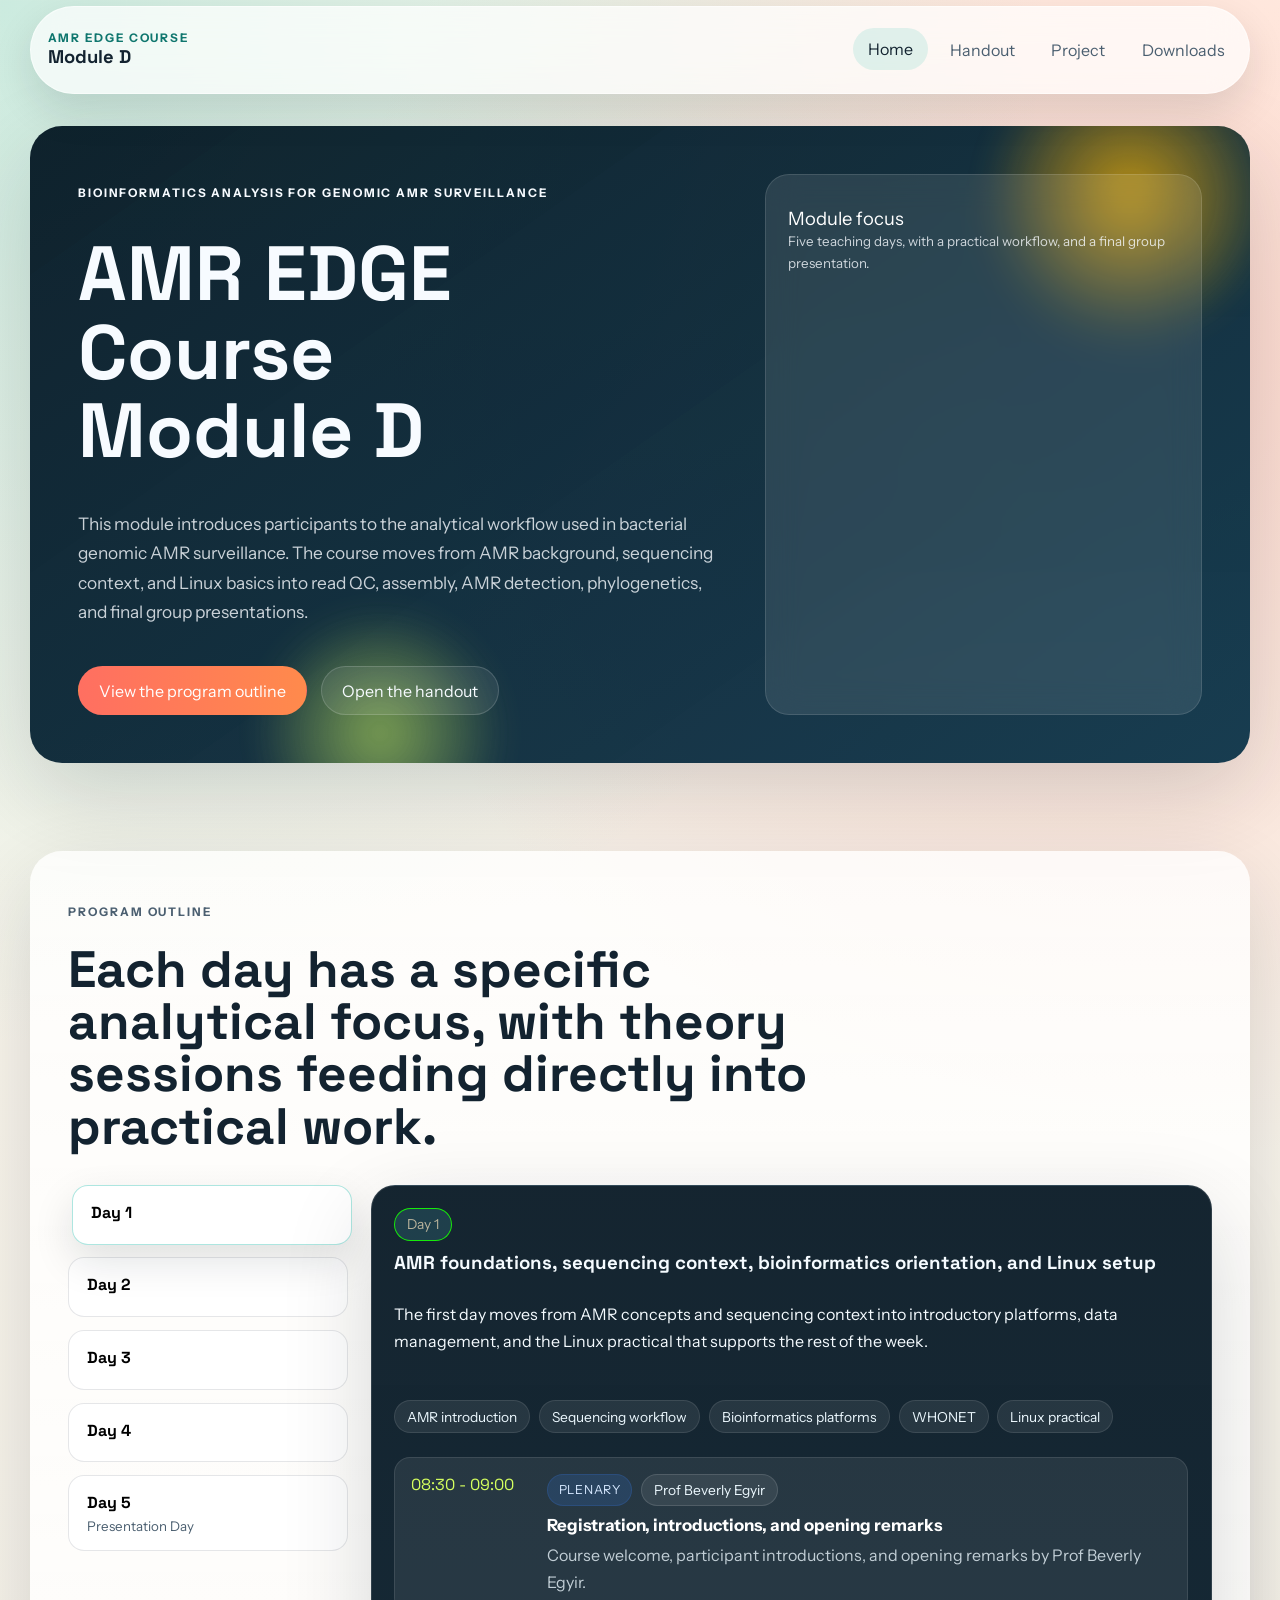
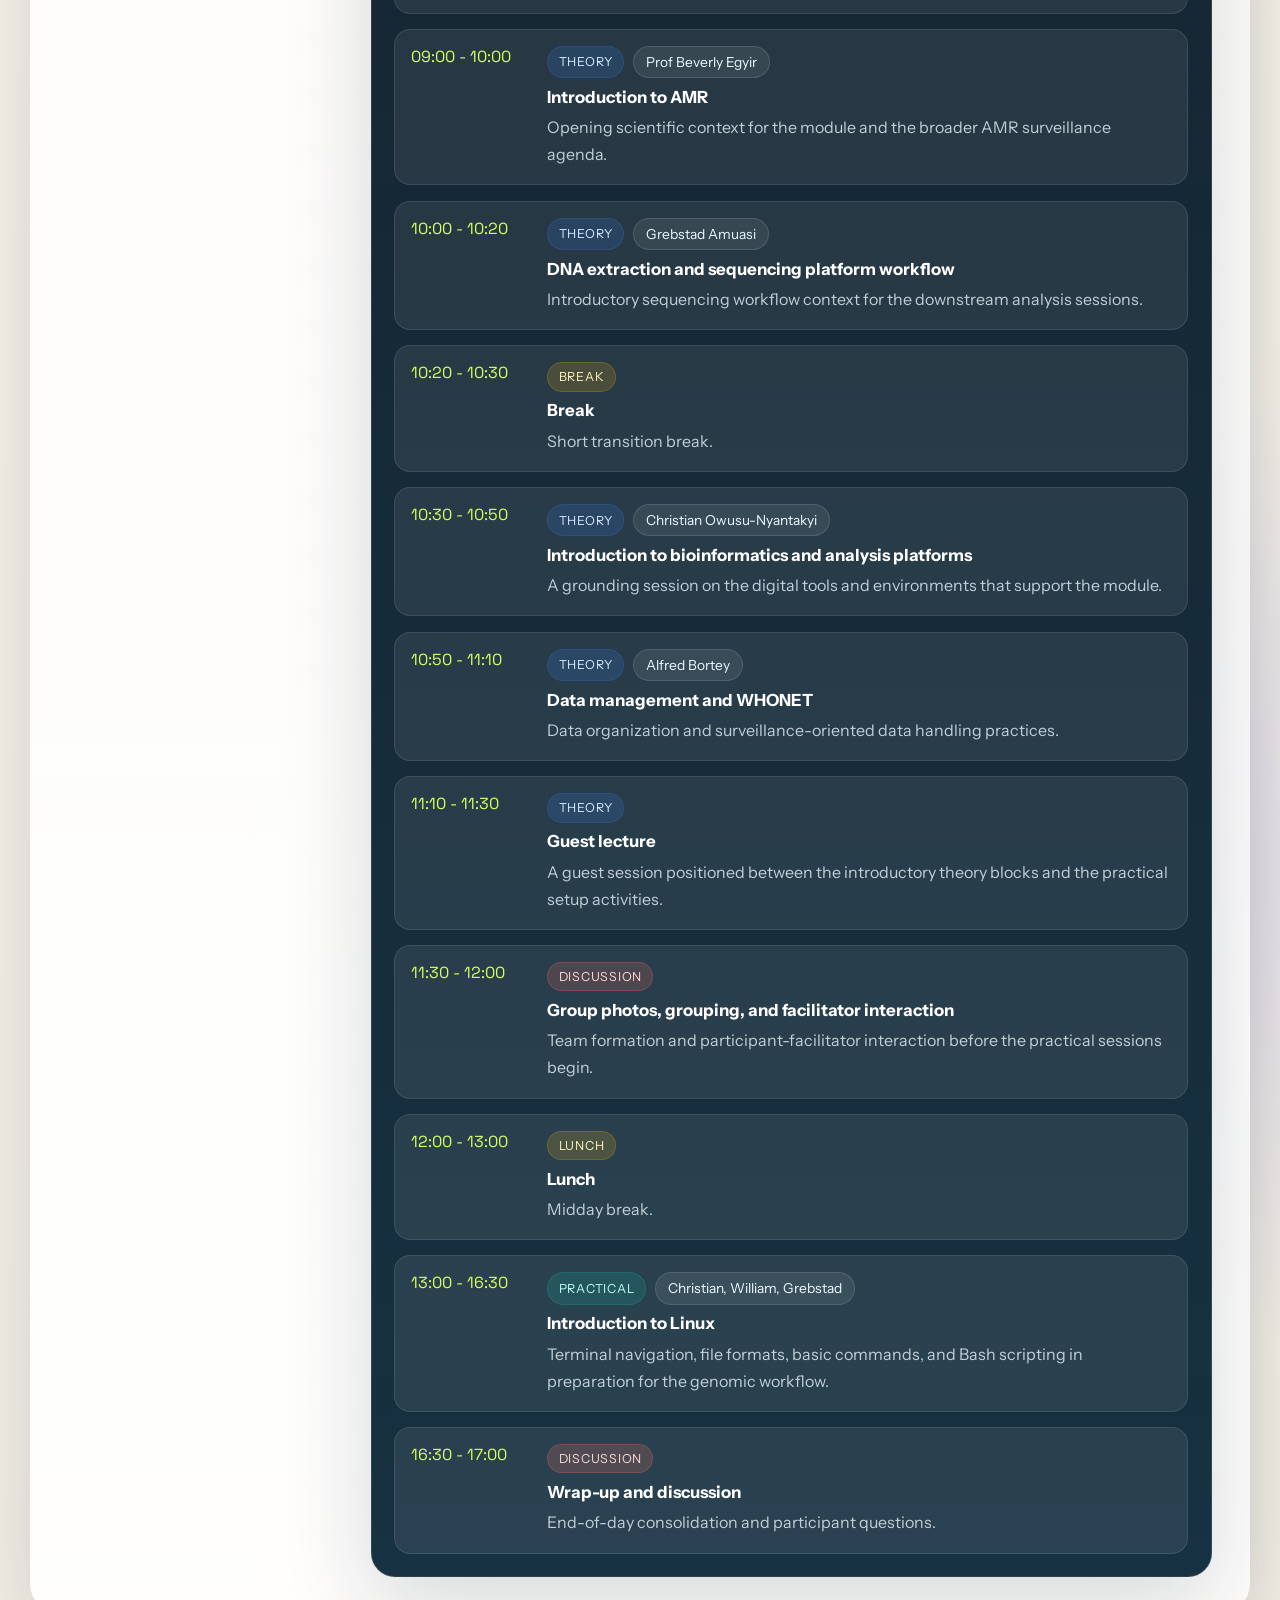
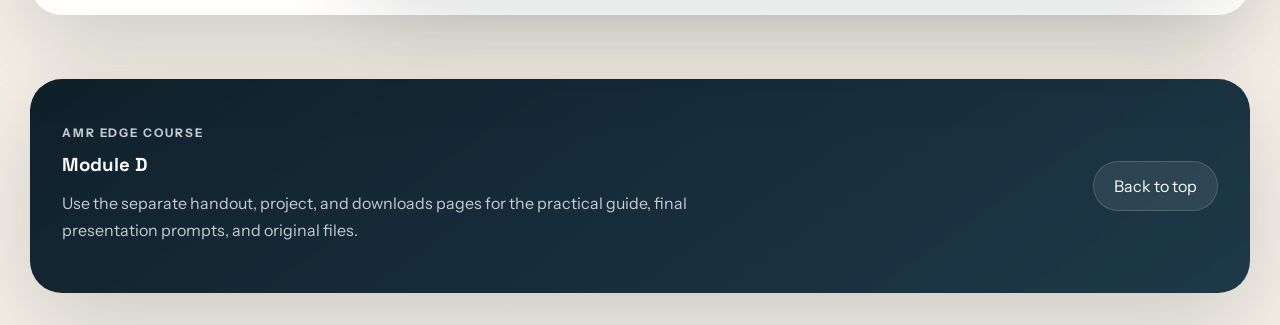
<file: index.html>
<!DOCTYPE html>
<html lang="en">
<head>
  <meta charset="UTF-8">
  <meta name="viewport" content="width=device-width, initial-scale=1.0">
  <meta
    name="description"
    content="AMR EDGE Course Module D: Bioinformatics Analysis for Genomic AMR Surveillance"
  >
  <title>AMR EDGE Course | Module D</title>
  <link rel="preconnect" href="https://fonts.googleapis.com">
  <link rel="preconnect" href="https://fonts.gstatic.com" crossorigin>
  <link
    href="https://fonts.googleapis.com/css2?family=Instrument+Sans:wght@400;500;600;700&amp;family=Space+Grotesk:wght@500;700&amp;display=swap"
    rel="stylesheet"
  >
  <link rel="stylesheet" href="styles.css">
</head>
<body>
  <div class="scroll-progress" id="scroll-progress" aria-hidden="true"></div>

  <header class="site-header">
    <a class="brand" href="index.html" aria-label="AMR EDGE Course home">
      <span class="brand-kicker">AMR EDGE Course</span>
      <span class="brand-title">Module D</span>
    </a>

    <button
      class="nav-toggle"
      id="nav-toggle"
      type="button"
      aria-expanded="false"
      aria-controls="site-nav"
      aria-label="Open navigation"
    >
      <span></span>
      <span></span>
    </button>

    <nav class="site-nav" id="site-nav" aria-label="Primary">
      <a class="nav-link" href="index.html" aria-current="page">Home</a>
      <a class="nav-link" href="handout.html">Handout</a>
      <a class="nav-link" href="project.html">Project</a>
      <a class="nav-link" href="downloads.html">Downloads</a>
    </nav>
  </header>

  <main id="top">
    <section class="hero reveal">
      <div class="hero-copy">
        <p class="eyebrow">Bioinformatics Analysis for Genomic AMR Surveillance</p>
        <h1>AMR EDGE Course Module D</h1>
        <p class="hero-text">
          This module introduces participants to the analytical workflow used in
          bacterial genomic AMR surveillance. The course moves from AMR background,
          sequencing context, and Linux basics into read QC, assembly, AMR
          detection, phylogenetics, and final group presentations.
        </p>

        <div class="hero-actions">
          <a class="button button-primary" href="#schedule">View the program outline</a>
          <a class="button button-secondary" href="handout.html">Open the handout</a>
        </div>
      </div>

      <aside class="hero-panel">
        <div class="hero-quote">
          <p>Module focus</p>
          <small>
            Five teaching days, with a practical workflow, and a final group
            presentation.
          </small>
        </div>
      </aside>
    </section>

    <section class="section section-schedule reveal" id="schedule">
      <div class="section-heading">
        <p class="eyebrow">Program Outline</p>
        <h2>Each day has a specific analytical focus, with theory sessions feeding
          directly into practical work.
        </h2>
      </div>

      <div class="schedule-layout">
        <div class="schedule-sidebar">
          <div class="day-tabs" id="day-tabs" aria-label="Program days"></div>
        </div>

        <div class="schedule-panel" id="schedule-panel" aria-live="polite"></div>
      </div>
    </section>
  </main>

  <footer class="site-footer">
    <div>
      <p class="eyebrow">AMR EDGE Course</p>
      <h3>Module D</h3>
      <p>
        Use the separate handout, project, and downloads pages for the practical
        guide, final presentation prompts, and original files.
      </p>
    </div>

    <a class="button button-secondary" href="#top">Back to top</a>
  </footer>

  <script src="script.js"></script>
</body>
</html>
</file>
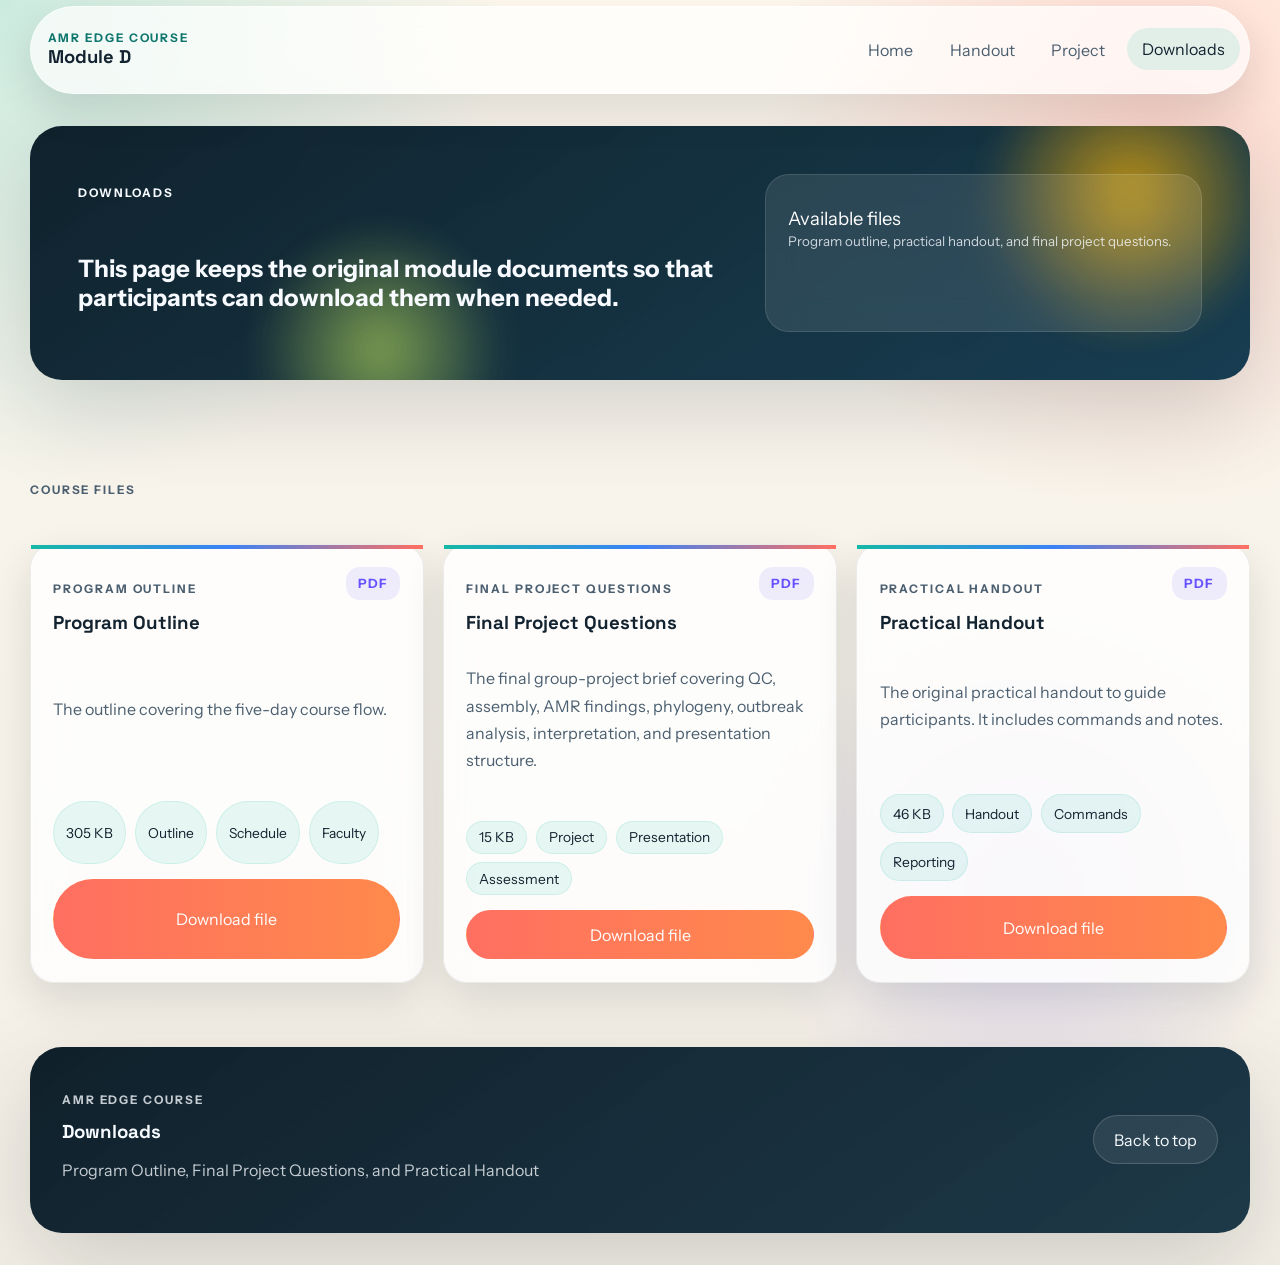
<file: downloads.html>
<!DOCTYPE html>
<html lang="en">
<head>
  <meta charset="UTF-8">
  <meta name="viewport" content="width=device-width, initial-scale=1.0">
  <meta
    name="description"
    content="AMR EDGE Course Module D downloads page."
  >
  <title>AMR EDGE Course | Downloads</title>
  <link rel="preconnect" href="https://fonts.googleapis.com">
  <link rel="preconnect" href="https://fonts.gstatic.com" crossorigin>
  <link
    href="https://fonts.googleapis.com/css2?family=Instrument+Sans:wght@400;500;600;700&amp;family=Space+Grotesk:wght@500;700&amp;display=swap"
    rel="stylesheet"
  >
  <link rel="stylesheet" href="styles.css">
</head>
<body>
  <div class="scroll-progress" id="scroll-progress" aria-hidden="true"></div>

  <header class="site-header">
    <a class="brand" href="index.html" aria-label="AMR EDGE Course home">
      <span class="brand-kicker">AMR EDGE Course</span>
      <span class="brand-title">Module D</span>
    </a>

    <button
      class="nav-toggle"
      id="nav-toggle"
      type="button"
      aria-expanded="false"
      aria-controls="site-nav"
      aria-label="Open navigation"
    >
      <span></span>
      <span></span>
    </button>

    <nav class="site-nav" id="site-nav" aria-label="Primary">
      <a class="nav-link" href="index.html">Home</a>
      <a class="nav-link" href="handout.html">Handout</a>
      <a class="nav-link" href="project.html">Project</a>
      <a class="nav-link" href="downloads.html" aria-current="page">Downloads</a>
    </nav>
  </header>

  <main id="top">
    <section class="hero reveal">
      <div class="hero-copy">
        <p class="eyebrow">Downloads</p>
        <h2>This page keeps the original module documents so that participants can download them when needed.</h2>
      </div>

      <aside class="hero-panel">
        <div class="hero-quote">
          <p>Available files</p>
          <small>
            Program outline, practical handout, and final project questions.
          </small>
        </div>
      </aside>
    </section>

    <section class="section section-downloads reveal" id="downloads">
      <div class="section-heading">
        <p class="eyebrow">Course Files</p>
      </div>

      <div class="downloads-grid" id="downloads-grid"></div>
    </section>
  </main>

  <footer class="site-footer">
    <div>
      <p class="eyebrow">AMR EDGE Course</p>
      <h3>Downloads</h3>
      <p>
        Program Outline, Final Project Questions, and Practical Handout
      </p>
    </div>

    <a class="button button-secondary" href="#top">Back to top</a>
  </footer>

  <script src="script.js"></script>
</body>
</html>
</file>
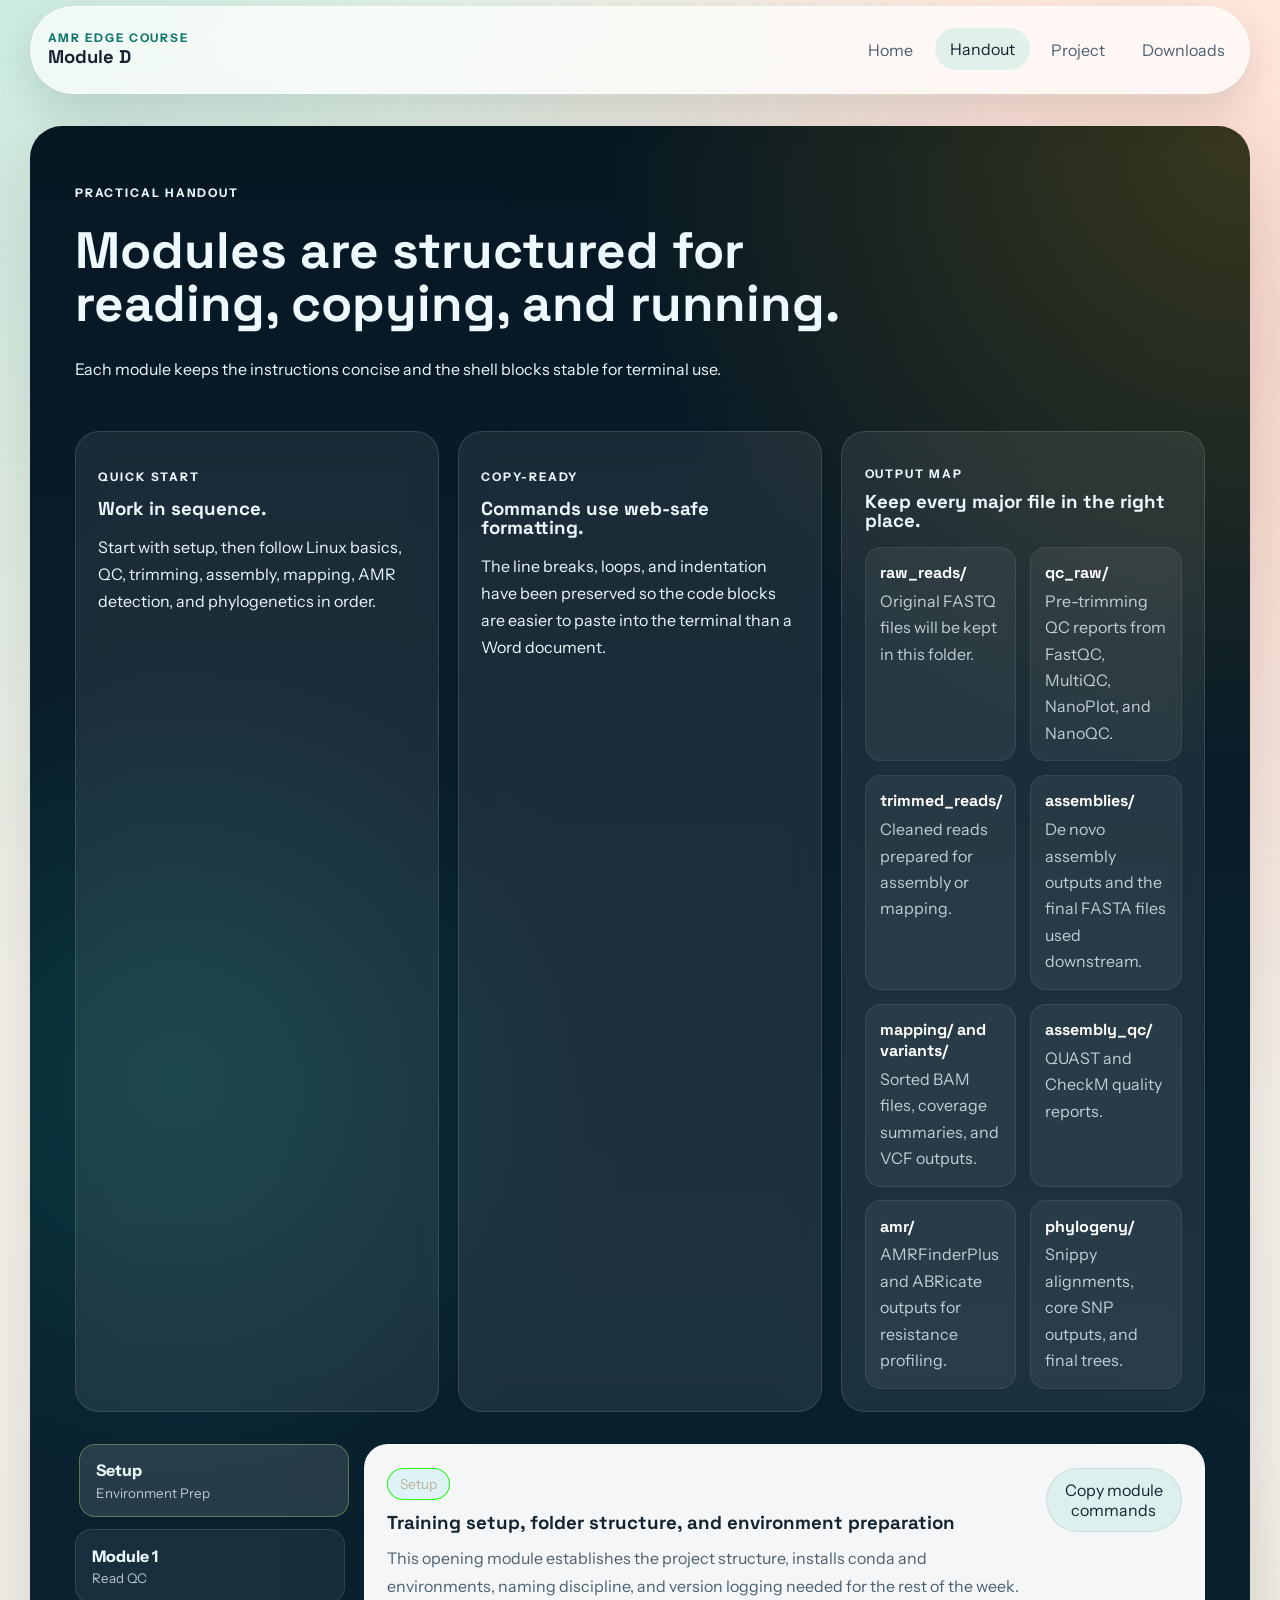
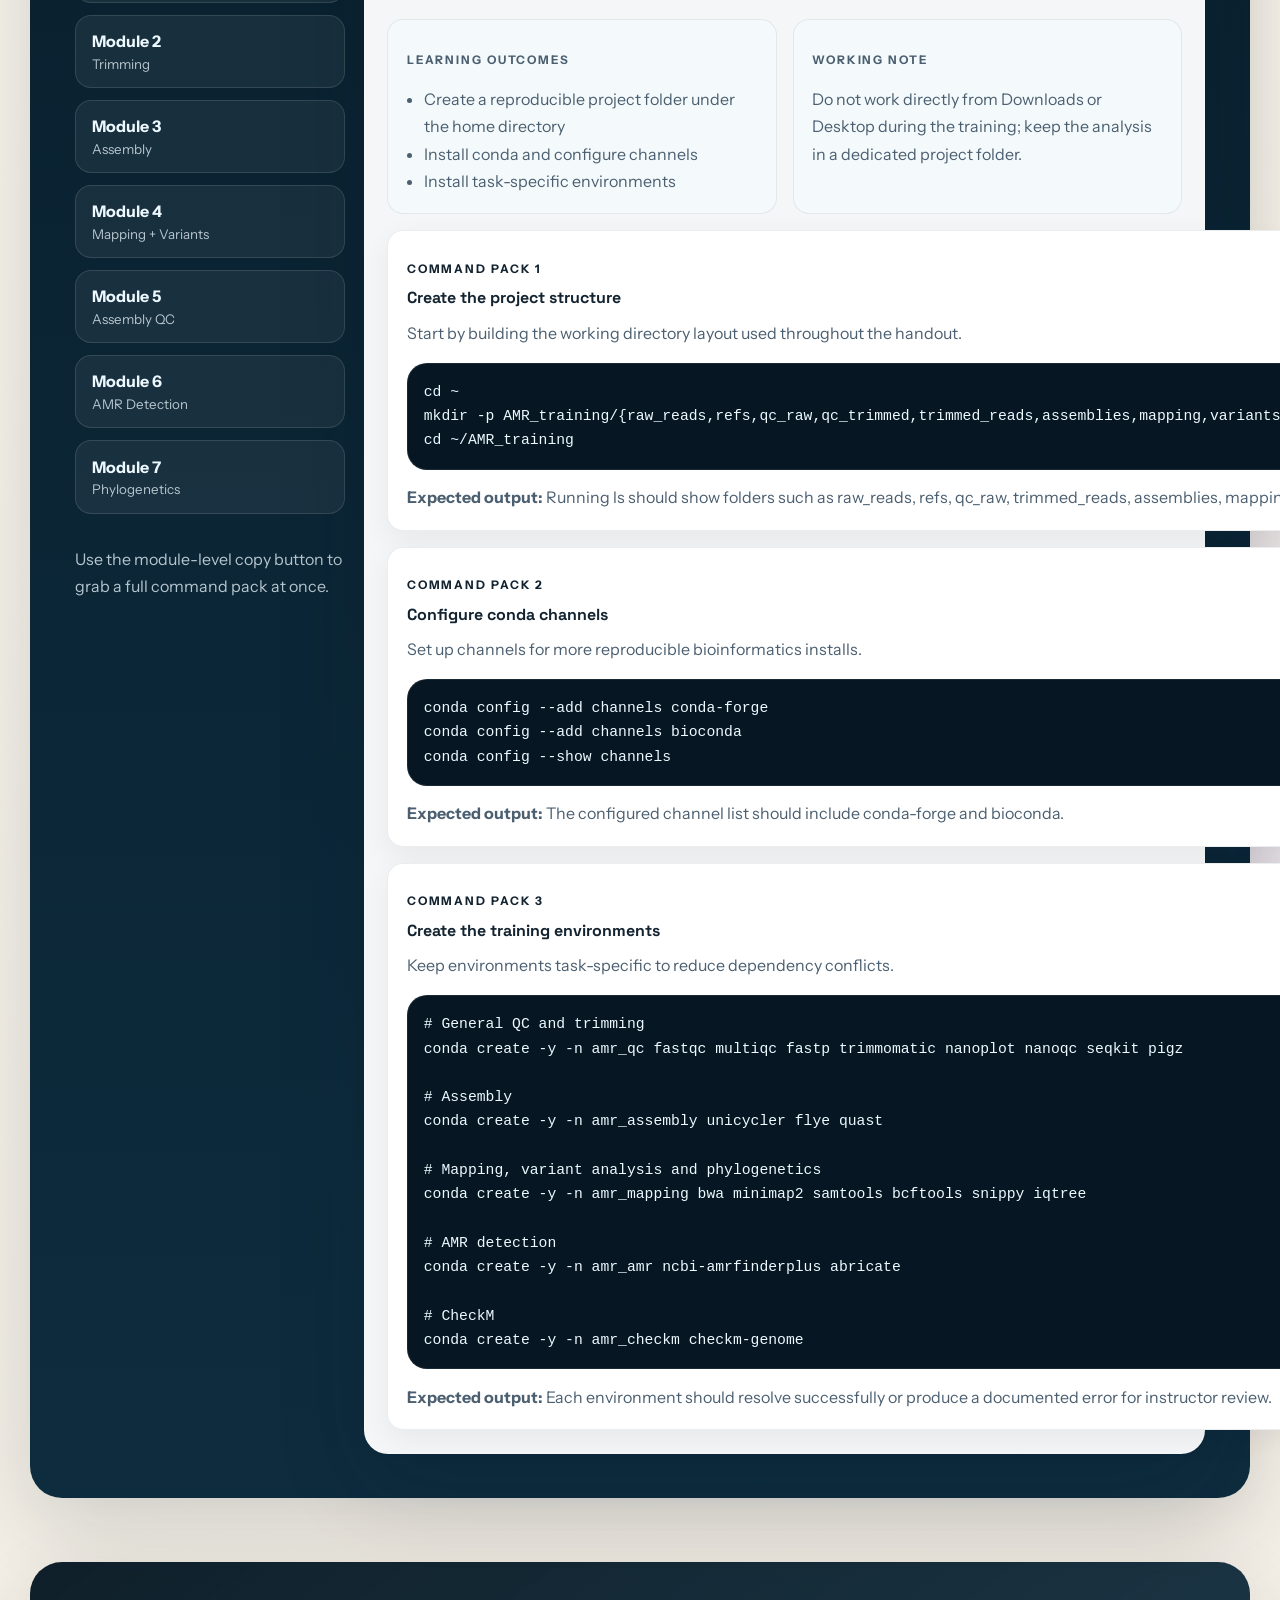
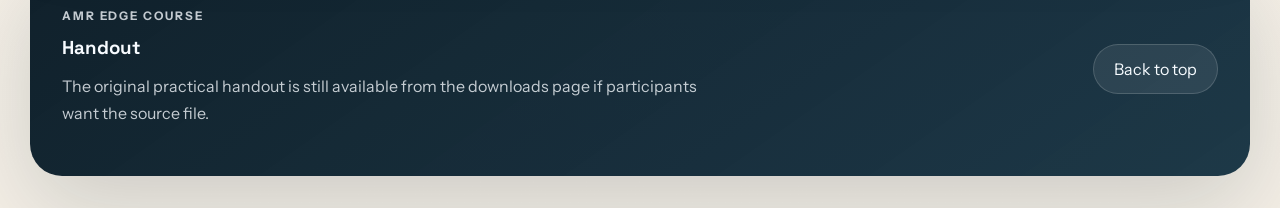
<file: handout.html>
<!DOCTYPE html>
<html lang="en">
<head>
  <meta charset="UTF-8">
  <meta name="viewport" content="width=device-width, initial-scale=1.0">
  <meta
    name="description"
    content="AMR EDGE Course Module D practical handout with copy-ready command blocks."
  >
  <title>AMR EDGE Course | Handout</title>
  <link rel="preconnect" href="https://fonts.googleapis.com">
  <link rel="preconnect" href="https://fonts.gstatic.com" crossorigin>
  <link
    href="https://fonts.googleapis.com/css2?family=Instrument+Sans:wght@400;500;600;700&amp;family=Space+Grotesk:wght@500;700&amp;display=swap"
    rel="stylesheet"
  >
  <link rel="stylesheet" href="styles.css">
</head>
<body>
  <div class="scroll-progress" id="scroll-progress" aria-hidden="true"></div>

  <header class="site-header">
    <a class="brand" href="index.html" aria-label="AMR EDGE Course home">
      <span class="brand-kicker">AMR EDGE Course</span>
      <span class="brand-title">Module D</span>
    </a>

    <button
      class="nav-toggle"
      id="nav-toggle"
      type="button"
      aria-expanded="false"
      aria-controls="site-nav"
      aria-label="Open navigation"
    >
      <span></span>
      <span></span>
    </button>

    <nav class="site-nav" id="site-nav" aria-label="Primary">
      <a class="nav-link" href="index.html">Home</a>
      <a class="nav-link" href="handout.html" aria-current="page">Handout</a>
      <a class="nav-link" href="project.html">Project</a>
      <a class="nav-link" href="downloads.html">Downloads</a>
    </nav>
  </header>

  <main id="top">

    <section class="section section-workflow reveal" id="handout">
      <div class="section-heading section-heading-inverse">
        <p class="eyebrow">Practical Handout</p>
        <h2>Modules are structured for reading, copying, and running.</h2>
        <p>
          Each module keeps the instructions concise and the shell blocks stable for
          terminal use.
        </p>
      </div>

      <div class="handout-top">
        <article class="pipeline-card">
          <p class="eyebrow">Quick Start</p>
          <h3>Work in sequence.</h3>
          <p>
            Start with setup, then follow Linux basics, QC, trimming, assembly,
            mapping, AMR detection, and phylogenetics in order.
          </p>
        </article>

        <article class="pipeline-card">
          <p class="eyebrow">Copy-Ready</p>
          <h3>Commands use web-safe formatting.</h3>
          <p>
            The line breaks, loops, and indentation have been preserved so the code
            blocks are easier to paste into the terminal than a Word document.
          </p>
        </article>

        <article class="outputs-card">
          <p class="eyebrow">Output Map</p>
          <h3>Keep every major file in the right place.</h3>
          <div class="output-map" id="output-map"></div>
        </article>
      </div>

      <div class="handout-layout">
        <div class="handout-sidebar">
          <div class="module-tabs" id="module-tabs" aria-label="Practical handout modules"></div>
          <p class="section-note section-note-inverse">
            Use the module-level copy button to grab a full command pack at once.
          </p>
        </div>

        <div class="handout-panel" id="handout-panel" aria-live="polite"></div>
      </div>
    </section>
  </main>

  <footer class="site-footer">
    <div>
      <p class="eyebrow">AMR EDGE Course</p>
      <h3>Handout</h3>
      <p>
        The original practical handout is still available from the downloads page
        if participants want the source file.
      </p>
    </div>

    <a class="button button-secondary" href="#top">Back to top</a>
  </footer>

  <script src="script.js"></script>
</body>
</html>
</file>
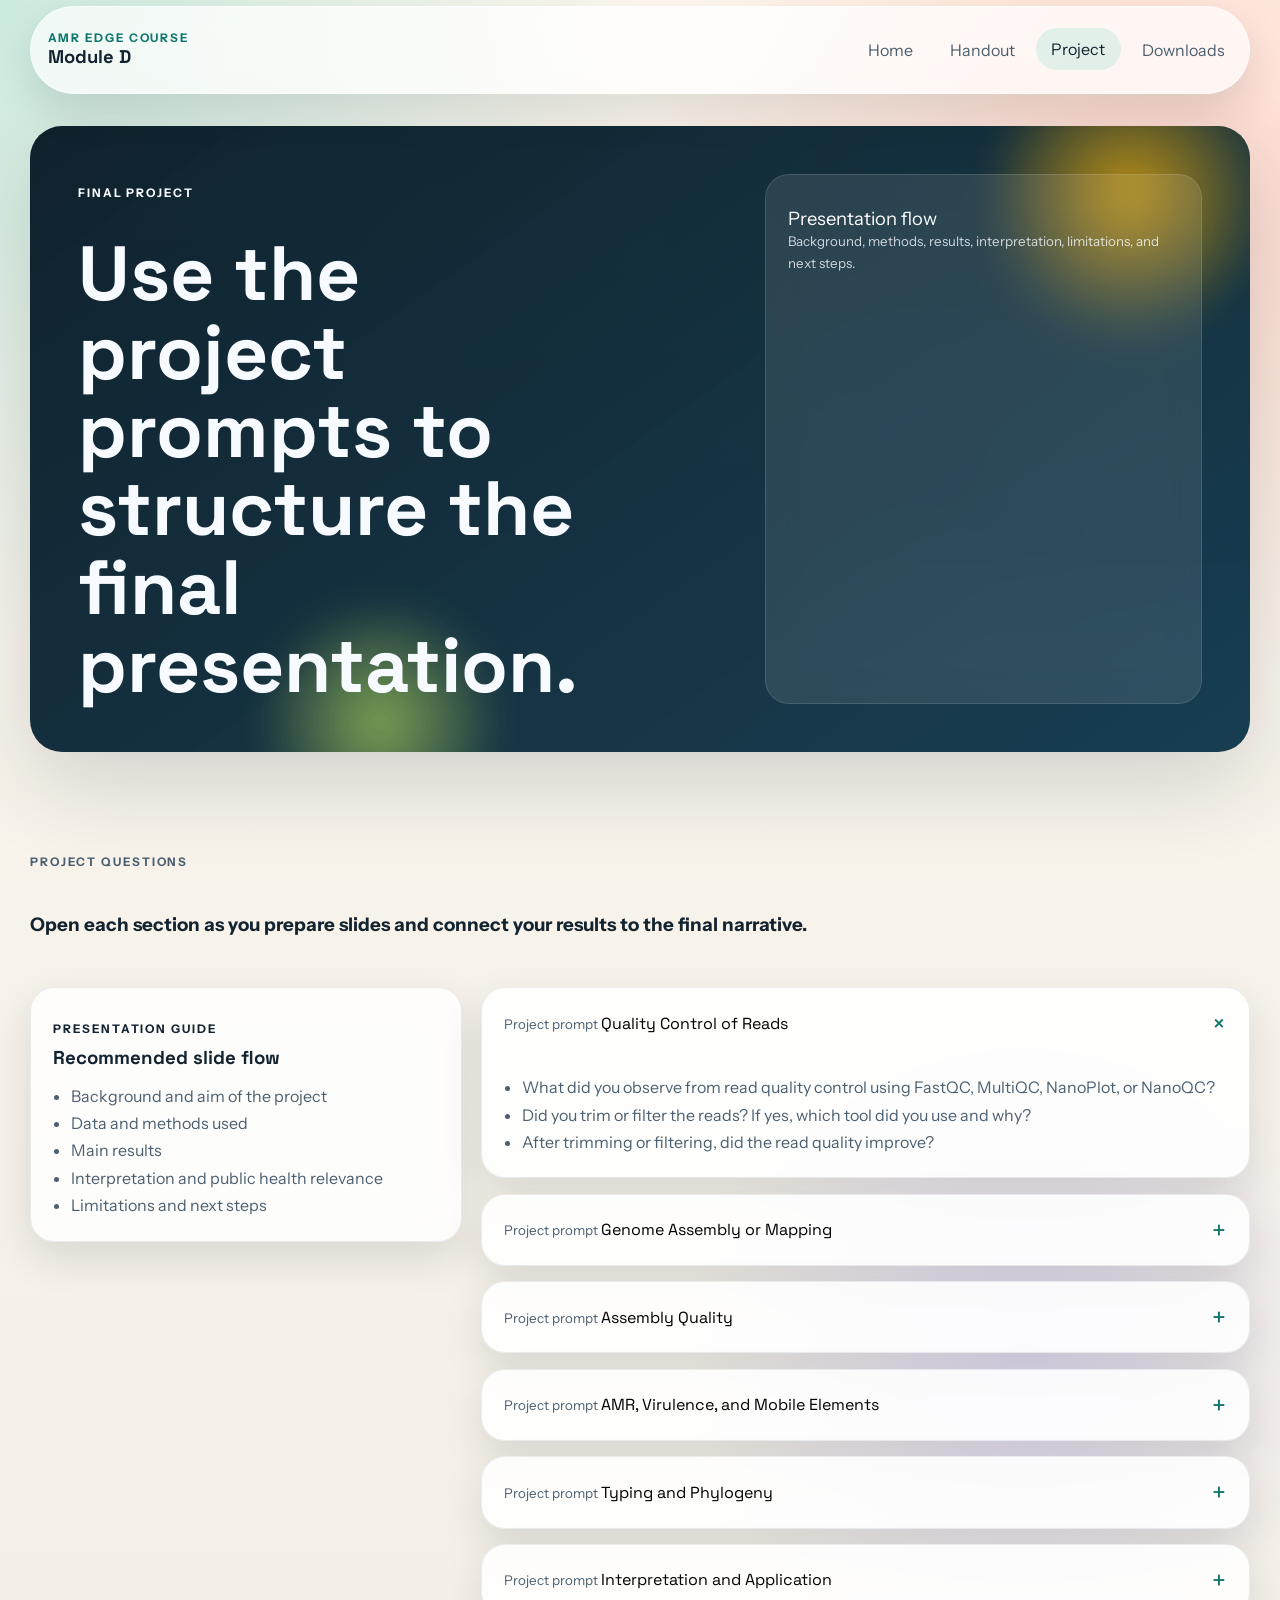
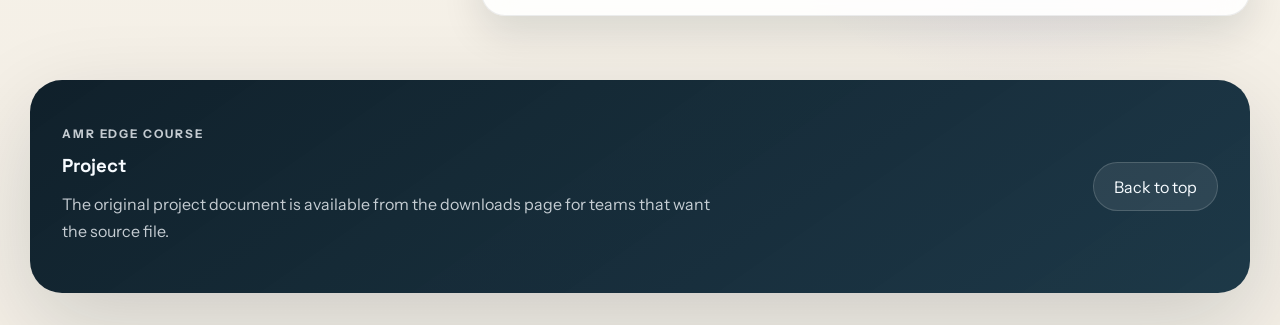
<file: project.html>
<!DOCTYPE html>
<html lang="en">
<head>
  <meta charset="UTF-8">
  <meta name="viewport" content="width=device-width, initial-scale=1.0">
  <meta
    name="description"
    content="AMR EDGE Course Module D final project questions and presentation guide."
  >
  <title>AMR EDGE Course | Project</title>
  <link rel="preconnect" href="https://fonts.googleapis.com">
  <link rel="preconnect" href="https://fonts.gstatic.com" crossorigin>
  <link
    href="https://fonts.googleapis.com/css2?family=Instrument+Sans:wght@400;500;600;700&amp;family=Space+Grotesk:wght@500;700&amp;display=swap"
    rel="stylesheet"
  >
  <link rel="stylesheet" href="styles.css">
</head>
<body>
  <div class="scroll-progress" id="scroll-progress" aria-hidden="true"></div>

  <header class="site-header">
    <a class="brand" href="index.html" aria-label="AMR EDGE Course home">
      <span class="brand-kicker">AMR EDGE Course</span>
      <span class="brand-title">Module D</span>
    </a>

    <button
      class="nav-toggle"
      id="nav-toggle"
      type="button"
      aria-expanded="false"
      aria-controls="site-nav"
      aria-label="Open navigation"
    >
      <span></span>
      <span></span>
    </button>

    <nav class="site-nav" id="site-nav" aria-label="Primary">
      <a class="nav-link" href="index.html">Home</a>
      <a class="nav-link" href="handout.html">Handout</a>
      <a class="nav-link" href="project.html" aria-current="page">Project</a>
      <a class="nav-link" href="downloads.html">Downloads</a>
    </nav>
  </header>

  <main id="top">
    <section class="hero reveal">
      <div class="hero-copy">
        <p class="eyebrow">Final Project</p>
        <h1>Use the project prompts to structure the final presentation.</h1>
      </div>

      <aside class="hero-panel">
        <div class="hero-quote">
          <p>Presentation flow</p>
          <small>
            Background, methods, results, interpretation, limitations, and next
            steps.
          </small>
        </div>
      </aside>
    </section>

    <section class="section reveal" id="project">
      <div class="section-heading">
        <p class="eyebrow">Project Questions</p>
        <h3>Open each section as you prepare slides and connect your results to the
          final narrative.</h3>
      </div>

      <div class="project-layout">
        <article class="presentation-guide">
          <p class="eyebrow">Presentation Guide</p>
          <h3>Recommended slide flow</h3>
          <ul>
            <li>Background and aim of the project</li>
            <li>Data and methods used</li>
            <li>Main results</li>
            <li>Interpretation and public health relevance</li>
            <li>Limitations and next steps</li>
          </ul>
        </article>

        <div class="project-accordion" id="project-accordion"></div>
      </div>
    </section>
  </main>

  <footer class="site-footer">
    <div>
      <p class="eyebrow">AMR EDGE Course</p>
      <h3>Project</h3>
      <p>
        The original project document is available from the downloads page for
        teams that want the source file.
      </p>
    </div>

    <a class="button button-secondary" href="#top">Back to top</a>
  </footer>

  <script src="script.js"></script>
</body>
</html>
</file>
<file: styles.css>
:root {
  --bg: #f7f3ea;
  --surface: rgba(255, 255, 255, 0.88);
  --surface-strong: #061723;
  --surface-tint: #ecfbfa;
  --ink: #132330;
  --ink-soft: #4b5f70;
  --line: rgba(19, 35, 48, 0.11);
  --teal: #14b8a6;
  --teal-deep: #0f766e;
  --coral: #ff6f61;
  --gold: #ffb703;
  --lime: #d5ff5f;
  --blue: #3b82f6;
  --violet: #6752ff;
  --shadow-lg: 0 30px 90px rgba(7, 23, 35, 0.16);
  --shadow-md: 0 16px 40px rgba(7, 23, 35, 0.12);
  --radius-lg: 32px;
  --radius-md: 24px;
  --radius-sm: 16px;
  --site-width: 1220px;
}

*,
*::before,
*::after {
  box-sizing: border-box;
}

html {
  scroll-behavior: smooth;
}

body {
  margin: 0;
  font-family: "Instrument Sans", sans-serif;
  color: var(--ink);
  background:
    radial-gradient(circle at top left, rgba(20, 184, 166, 0.22), transparent 28%),
    radial-gradient(circle at 90% 10%, rgba(255, 111, 97, 0.24), transparent 24%),
    radial-gradient(circle at 80% 70%, rgba(103, 82, 255, 0.16), transparent 20%),
    linear-gradient(180deg, #fff9ef 0%, #f7f3ea 48%, #f4efe6 100%);
  min-height: 100vh;
}

body::before {
  content: "";
  position: fixed;
  inset: 0;
  pointer-events: none;
  background-image:
    linear-gradient(rgba(255, 255, 255, 0.14) 1px, transparent 1px),
    linear-gradient(90deg, rgba(255, 255, 255, 0.14) 1px, transparent 1px);
  background-size: 42px 42px;
  mask-image: linear-gradient(180deg, rgba(0, 0, 0, 0.2), transparent 78%);
  z-index: -1;
}

a {
  color: inherit;
  text-decoration: none;
}

button,
input,
textarea,
select {
  font: inherit;
}

.scroll-progress {
  position: fixed;
  top: 0;
  left: 0;
  height: 4px;
  width: 0;
  background: linear-gradient(90deg, var(--coral), var(--gold), var(--teal), var(--blue));
  z-index: 20;
}

.site-header,
main,
.site-footer {
  width: min(calc(100% - 2rem), var(--site-width));
  margin: 0 auto;
}

.site-header {
  position: sticky;
  top: 0;
  z-index: 15;
  display: flex;
  align-items: center;
  justify-content: space-between;
  gap: 1rem;
  padding: 1rem 0;
  margin-top: 0.35rem;
}

.site-header::before {
  content: "";
  position: absolute;
  inset: 0;
  border-radius: 999px;
  background: rgba(255, 255, 255, 0.7);
  border: 1px solid rgba(255, 255, 255, 0.5);
  backdrop-filter: blur(18px);
  box-shadow: var(--shadow-md);
  z-index: -1;
}

.brand {
  display: inline-flex;
  flex-direction: column;
  padding: 0.35rem 1.1rem;
}

.brand-kicker,
.eyebrow {
  letter-spacing: 0.16em;
  text-transform: uppercase;
  font-size: 0.74rem;
  font-weight: 700;
}

.brand-kicker {
  color: var(--teal-deep);
}

.brand-title {
  font-family: "Space Grotesk", sans-serif;
  font-size: 1.15rem;
  font-weight: 700;
}

.site-nav {
  display: flex;
  align-items: center;
  gap: 0.4rem;
  padding: 0.45rem 0.6rem;
}

.nav-link {
  padding: 0.7rem 0.95rem;
  border-radius: 999px;
  color: var(--ink-soft);
  transition: background-color 180ms ease, color 180ms ease, transform 180ms ease;
}

.nav-link:hover,
.nav-link:focus-visible,
.nav-link[aria-current="page"],
.nav-link.is-active {
  background: rgba(20, 184, 166, 0.12);
  color: var(--ink);
  transform: translateY(-1px);
}

.nav-toggle {
  display: none;
  align-items: center;
  justify-content: center;
  flex-direction: column;
  gap: 0.35rem;
  width: 3rem;
  height: 3rem;
  border: 0;
  border-radius: 999px;
  background: rgba(20, 184, 166, 0.1);
  cursor: pointer;
}

.nav-toggle span {
  width: 1.2rem;
  height: 2px;
  background: var(--ink);
  border-radius: 999px;
}

main {
  display: grid;
  gap: 5.5rem;
  padding: 2rem 0 4rem;
}

.hero {
  position: relative;
  overflow: hidden;
  display: grid;
  grid-template-columns: minmax(0, 1.2fr) minmax(320px, 0.8fr);
  gap: 2rem;
  padding: 3rem;
  background:
    linear-gradient(145deg, rgba(6, 23, 35, 0.95), rgba(8, 49, 70, 0.93)),
    linear-gradient(180deg, rgba(20, 184, 166, 0.16), rgba(59, 130, 246, 0.14));
  color: #f7fbff;
  border-radius: var(--radius-lg);
  box-shadow: var(--shadow-lg);
}

.hero::before,
.hero::after {
  content: "";
  position: absolute;
  border-radius: 999px;
  filter: blur(16px);
  opacity: 0.8;
}

.hero::before {
  width: 320px;
  height: 320px;
  top: -90px;
  right: -40px;
  background: radial-gradient(circle, rgba(255, 183, 3, 0.9), transparent 65%);
}

.hero::after {
  width: 260px;
  height: 260px;
  bottom: -100px;
  left: 18%;
  background: radial-gradient(circle, rgba(213, 255, 95, 0.68), transparent 68%);
}

.hero-copy,
.hero-panel {
  position: relative;
  z-index: 1;
}

.hero-copy {
  display: flex;
  flex-direction: column;
  justify-content: center;
  gap: 1.4rem;
}

.hero h1,
.section-heading h2,
.schedule-panel h3,
.presentation-guide h3,
.pipeline-card h3,
.outputs-card h3,
.site-footer h3 {
  margin: 0;
  font-family: "Space Grotesk", sans-serif;
  line-height: 1.02;
}

.hero h1 {
  font-size: clamp(2.8rem, 6vw, 5.4rem);
  max-width: 10.5ch;
}

.hero-text,
.section-heading p,
.presentation-guide li,
.project-copy,
.hero-quote small,
.faculty-card p,
.tool-cluster p,
.overview-card p,
.workflow-card p,
.downloads-card p,
.site-footer p,
.schedule-summary,
.session-card p,
.outputs-card li,
.pipeline-card p,
.section-note {
  color: rgba(247, 251, 255, 0.8);
  line-height: 1.7;
}

.hero-text {
  max-width: 62ch;
  font-size: 1.08rem;
}

.hero-actions,
.hero-highlights {
  display: flex;
  flex-wrap: wrap;
  gap: 0.85rem;
}

.hero-highlights span {
  display: inline-flex;
  align-items: center;
  gap: 0.4rem;
  padding: 0.6rem 0.9rem;
  border-radius: 999px;
  background: rgba(255, 255, 255, 0.1);
  border: 1px solid rgba(255, 255, 255, 0.14);
  font-size: 0.92rem;
}

.button {
  display: inline-flex;
  align-items: center;
  justify-content: center;
  gap: 0.5rem;
  min-height: 3rem;
  padding: 0.85rem 1.25rem;
  border-radius: 999px;
  border: 1px solid transparent;
  transition: transform 180ms ease, box-shadow 180ms ease, background-color 180ms ease;
}

.button:hover,
.button:focus-visible {
  transform: translateY(-2px);
  box-shadow: 0 14px 32px rgba(0, 0, 0, 0.14);
}

.button-primary {
  background: linear-gradient(90deg, var(--coral), #ff8a4c);
  color: #fff;
}

.button-secondary {
  background: rgba(255, 255, 255, 0.08);
  border-color: rgba(255, 255, 255, 0.16);
  color: inherit;
}

.hero-panel {
  display: grid;
  gap: 1rem;
}

.stats-grid {
  display: grid;
  grid-template-columns: repeat(2, minmax(0, 1fr));
  gap: 1rem;
}

.stat-card,
.hero-quote,
.overview-card,
.tool-cluster,
.schedule-panel,
.faculty-card,
.workflow-card,
.pipeline-card,
.outputs-card,
.presentation-guide,
.accordion-item,
.downloads-card {
  border-radius: var(--radius-md);
  background: rgba(255, 255, 255, 0.1);
  border: 1px solid rgba(255, 255, 255, 0.12);
  backdrop-filter: blur(16px);
}

.stat-card {
  padding: 1.25rem;
}

.stat-number {
  display: block;
  font-family: "Space Grotesk", sans-serif;
  font-size: 2.4rem;
  font-weight: 700;
}

.stat-suffix {
  display: inline-block;
  margin-top: 0.2rem;
  color: rgba(247, 251, 255, 0.8);
  font-size: 0.9rem;
  text-transform: uppercase;
  letter-spacing: 0.08em;
}

.stat-card p,
.hero-quote p,
.hero-quote small {
  margin: 0.6rem 0 0;
}

.hero-quote {
  padding: 1.35rem;
}

.hero-quote p {
  font-size: 1.15rem;
  color: #fff;
}

.section {
  display: grid;
  gap: 2rem;
}

.section-heading {
  display: grid;
  gap: 0.65rem;
  max-width: 72ch;
}

.section-heading h2 {
  font-size: clamp(2rem, 4vw, 3.2rem);
}

.section-heading p,
.overview-card p,
.tool-cluster p,
.faculty-card p,
.session-card p,
.downloads-card p,
.presentation-guide li,
.accordion-panel li,
.section-note {
  color: var(--ink-soft);
}

.section-heading-inverse h2,
.section-heading-inverse p,
.section-heading-inverse .eyebrow,
.section-workflow .pipeline-card .eyebrow,
.section-workflow .outputs-card .eyebrow,
.section-workflow .pipeline-card p,
.section-workflow .outputs-card p,
.section-workflow .outputs-card li,
.section-workflow .workflow-card p,
.section-workflow .pipeline-card h3,
.section-workflow .outputs-card h3 {
  color: #edf9ff;
}

.overview-grid,
.tool-clusters,
.faculty-grid,
.workflow-grid,
.downloads-grid {
  display: grid;
  gap: 1.2rem;
}

.overview-grid {
  grid-template-columns: repeat(3, minmax(0, 1fr));
}

.overview-card,
.tool-cluster,
.faculty-card,
.workflow-card,
.presentation-guide,
.downloads-card {
  background: rgba(255, 255, 255, 0.8);
  border: 1px solid rgba(19, 35, 48, 0.08);
  box-shadow: var(--shadow-md);
}

.overview-card,
.tool-cluster,
.faculty-card,
.workflow-card,
.presentation-guide,
.downloads-card,
.pipeline-card,
.outputs-card {
  padding: 1.4rem;
}

.overview-card {
  position: relative;
  overflow: hidden;
}

.overview-card::after,
.faculty-card::after,
.workflow-card::after,
.downloads-card::after {
  content: "";
  position: absolute;
  inset: 0 auto auto 0;
  width: 100%;
  height: 4px;
  background: linear-gradient(90deg, var(--teal), var(--blue), var(--coral));
}

.overview-card h3,
.tool-cluster h3,
.faculty-card h3,
.workflow-card h3,
.downloads-card h3,
.accordion-button span,
.day-tab strong {
  margin: 0;
  font-family: "Space Grotesk", sans-serif;
}

.overview-card ul,
.presentation-guide ul,
.accordion-panel ul,
.outputs-card ul,
.module-info-card ul {
  margin: 1rem 0 0;
  padding-left: 1.1rem;
  line-height: 1.7;
}

.tool-clusters {
  grid-template-columns: repeat(3, minmax(0, 1fr));
}

.tool-chip-list,
.focus-list,
.workflow-meta,
.day-tools,
.download-tags {
  display: flex;
  flex-wrap: wrap;
  gap: 0.55rem;
  margin-top: 1rem;
}

.tool-chip,
.focus-chip,
.workflow-chip,
.download-tag,
.schedule-badge,
.faculty-badge {
  display: inline-flex;
  align-items: center;
  padding: 0.45rem 0.75rem;
  border-radius: 999px;
  background: rgba(20, 184, 166, 0.1);
  color: var(--ink);
  font-size: 0.86rem;
  border: 1px solid rgba(20, 184, 166, 0.12);
}

.section-schedule {
  padding: 2.4rem;
  border-radius: var(--radius-lg);
  background: linear-gradient(180deg, rgba(255, 255, 255, 0.76), rgba(255, 255, 255, 0.92));
  box-shadow: var(--shadow-lg);
}

.schedule-layout {
  display: grid;
  grid-template-columns: minmax(230px, 280px) minmax(0, 1fr);
  gap: 1.4rem;
}

.schedule-sidebar {
  display: grid;
  gap: 1rem;
  align-content: start;
}

.day-tabs {
  display: grid;
  gap: 0.8rem;
}

.day-tab {
  text-align: left;
  width: 100%;
  padding: 1rem 1.1rem;
  border: 1px solid var(--line);
  background: #fff;
  border-radius: var(--radius-sm);
  cursor: pointer;
  transition: transform 180ms ease, border-color 180ms ease, box-shadow 180ms ease;
}

.day-tab:hover,
.day-tab:focus-visible,
.day-tab.is-active {
  transform: translateX(4px);
  border-color: rgba(20, 184, 166, 0.35);
  box-shadow: var(--shadow-md);
}

.day-tab small {
  display: block;
  margin-top: 0.3rem;
  color: var(--ink-soft);
}

.schedule-panel {
  min-height: 620px;
  padding: 1.4rem;
  background: linear-gradient(180deg, rgba(6, 23, 35, 0.94), rgba(13, 41, 58, 0.96));
  box-shadow: var(--shadow-lg);
}

.schedule-header {
  display: grid;
  gap: 0.8rem;
  margin-bottom: 1.5rem;
}

.schedule-header h3,
.schedule-header p,
.schedule-summary {
  color: #f5fbff;
}

.schedule-badge {
  width: fit-content;
  background: rgba(92, 228, 238, 0.14);
  color: #b9b39c;
  border-color: rgba(22, 249, 6, 0.926);
}

.session-list {
  display: grid;
  gap: 0.95rem;
}

.session-card {
  display: grid;
  grid-template-columns: 120px minmax(0, 1fr);
  gap: 1rem;
  padding: 1rem;
  border-radius: var(--radius-sm);
  background: rgba(255, 255, 255, 0.08);
  border: 1px solid rgba(255, 255, 255, 0.1);
}

.session-time {
  font-family: "Space Grotesk", sans-serif;
  color: var(--lime);
}

.session-meta {
  display: flex;
  flex-wrap: wrap;
  gap: 0.55rem;
  margin-bottom: 0.55rem;
}

.session-chip {
  display: inline-flex;
  align-items: center;
  width: fit-content;
  padding: 0.38rem 0.65rem;
  border-radius: 999px;
  font-size: 0.78rem;
  letter-spacing: 0.06em;
  text-transform: uppercase;
  border: 1px solid transparent;
}

.session-chip[data-type="Practical"] {
  background: rgba(20, 184, 166, 0.18);
  color: #bcfff8;
  border-color: rgba(20, 184, 166, 0.22);
}

.session-chip[data-type="Theory"],
.session-chip[data-type="Plenary"] {
  background: rgba(59, 130, 246, 0.16);
  color: #d6e8ff;
  border-color: rgba(59, 130, 246, 0.18);
}

.session-chip[data-type="Break"],
.session-chip[data-type="Lunch"] {
  background: rgba(255, 183, 3, 0.16);
  color: #fff2bf;
  border-color: rgba(255, 183, 3, 0.2);
}

.session-chip[data-type="Discussion"],
.session-chip[data-type="Presentation"],
.session-chip[data-type="Logistics"] {
  background: rgba(255, 111, 97, 0.18);
  color: #ffd8d1;
  border-color: rgba(255, 111, 97, 0.22);
}

.session-card h4 {
  margin: 0;
  color: #fff;
  font-size: 1.05rem;
}

.session-card p {
  margin: 0.45rem 0 0;
  color: rgba(237, 249, 255, 0.78);
}

.faculty-grid {
  grid-template-columns: repeat(3, minmax(0, 1fr));
}

.faculty-card {
  position: relative;
  display: grid;
  gap: 0.9rem;
}

.faculty-top {
  display: flex;
  align-items: center;
  gap: 0.9rem;
}

.faculty-mark {
  width: 3rem;
  height: 3rem;
  border-radius: 18px;
  display: grid;
  place-items: center;
  background: linear-gradient(145deg, rgba(20, 184, 166, 0.18), rgba(59, 130, 246, 0.18));
  color: var(--ink);
  font-family: "Space Grotesk", sans-serif;
  font-weight: 700;
}

.section-workflow {
  padding: 2.8rem;
  border-radius: var(--radius-lg);
  background:
    radial-gradient(circle at top right, rgba(255, 183, 3, 0.2), transparent 20%),
    radial-gradient(circle at 12% 32%, rgba(20, 184, 166, 0.18), transparent 18%),
    linear-gradient(180deg, #071823, #0d2c3e);
  box-shadow: var(--shadow-lg);
}

.workflow-grid {
  grid-template-columns: repeat(5, minmax(0, 1fr));
}

.workflow-card {
  position: relative;
  background: rgba(255, 255, 255, 0.08);
  border-color: rgba(255, 255, 255, 0.12);
  box-shadow: none;
}

.workflow-card::after {
  background: linear-gradient(90deg, var(--lime), var(--teal), var(--blue));
}

.workflow-card h3,
.workflow-card p,
.workflow-card .workflow-index {
  color: #fff;
}

.workflow-index {
  display: inline-flex;
  align-items: center;
  justify-content: center;
  width: 2.25rem;
  height: 2.25rem;
  margin-bottom: 0.9rem;
  border-radius: 999px;
  background: rgba(213, 255, 95, 0.14);
  color: var(--lime);
  font-family: "Space Grotesk", sans-serif;
  font-weight: 700;
}

.workflow-chip {
  background: rgba(255, 255, 255, 0.08);
  color: #edf9ff;
  border-color: rgba(255, 255, 255, 0.1);
}

.schedule-panel .faculty-badge {
  background: rgba(255, 255, 255, 0.08);
  color: #edf9ff;
  border-color: rgba(255, 255, 255, 0.12);
}

.workflow-footer {
  display: grid;
  grid-template-columns: minmax(0, 0.85fr) minmax(0, 1.15fr);
  gap: 1.2rem;
}

.handout-top {
  display: grid;
  grid-template-columns: repeat(3, minmax(0, 1fr));
  gap: 1.2rem;
}

.pipeline-card,
.outputs-card {
  background: rgba(255, 255, 255, 0.08);
  box-shadow: none;
}

.section-note-inverse {
  color: rgba(237, 249, 255, 0.76) !important;
}

.handout-layout {
  display: grid;
  grid-template-columns: minmax(220px, 270px) minmax(0, 1fr);
  gap: 1.2rem;
}

.handout-sidebar {
  display: grid;
  gap: 1rem;
  align-content: start;
}

.module-tabs {
  display: grid;
  gap: 0.75rem;
}

.module-tab {
  width: 100%;
  text-align: left;
  padding: 0.95rem 1rem;
  border-radius: var(--radius-sm);
  border: 1px solid rgba(255, 255, 255, 0.12);
  background: rgba(255, 255, 255, 0.06);
  color: #edf9ff;
  cursor: pointer;
  transition: transform 180ms ease, border-color 180ms ease, background-color 180ms ease;
}

.module-tab:hover,
.module-tab:focus-visible,
.module-tab.is-active {
  transform: translateX(4px);
  border-color: rgba(213, 255, 95, 0.3);
  background: rgba(255, 255, 255, 0.12);
}

.module-tab small {
  display: block;
  margin-top: 0.3rem;
  color: rgba(237, 249, 255, 0.74);
}

.handout-panel {
  min-height: 760px;
  padding: 1.4rem;
  border-radius: var(--radius-md);
  background: rgba(255, 255, 255, 0.96);
  color: var(--ink);
  border: 1px solid rgba(255, 255, 255, 0.2);
  box-shadow: var(--shadow-lg);
}

.handout-header {
  display: flex;
  align-items: flex-start;
  justify-content: space-between;
  gap: 1rem;
  margin-bottom: 1.2rem;
}

.handout-header h3,
.command-card h4,
.module-info-card h4 {
  margin: 0;
  font-family: "Space Grotesk", sans-serif;
}

.handout-header-copy {
  display: grid;
  gap: 0.7rem;
}

.handout-summary {
  margin: 0;
  color: var(--ink-soft);
  line-height: 1.7;
}

.module-copy-button,
.copy-button {
  display: inline-flex;
  align-items: center;
  justify-content: center;
  width: fit-content;
  min-height: 2.75rem;
  padding: 0.7rem 1rem;
  border-radius: 999px;
  border: 1px solid rgba(19, 35, 48, 0.1);
  background: rgba(20, 184, 166, 0.1);
  color: var(--ink);
  cursor: pointer;
  transition: transform 180ms ease, background-color 180ms ease, box-shadow 180ms ease;
}

.module-copy-button:hover,
.module-copy-button:focus-visible,
.copy-button:hover,
.copy-button:focus-visible {
  transform: translateY(-1px);
  background: rgba(20, 184, 166, 0.16);
  box-shadow: var(--shadow-md);
}

.module-copy-button.is-copied,
.copy-button.is-copied {
  background: rgba(213, 255, 95, 0.26);
}

.handout-meta-grid {
  display: grid;
  grid-template-columns: repeat(2, minmax(0, 1fr));
  gap: 1rem;
  margin-bottom: 1rem;
}

.module-info-card {
  padding: 1.15rem;
  border-radius: var(--radius-sm);
  background: #f4fafc;
  border: 1px solid rgba(19, 35, 48, 0.08);
}

.module-info-card p,
.module-info-card li {
  color: var(--ink-soft);
  line-height: 1.7;
}

.command-stack {
  display: grid;
  gap: 1rem;
}

.command-card {
  padding: 1.15rem;
  border-radius: var(--radius-sm);
  background: #fff;
  border: 1px solid rgba(19, 35, 48, 0.08);
  box-shadow: 0 10px 30px rgba(7, 23, 35, 0.06);
}

.command-card-top {
  display: flex;
  align-items: flex-start;
  justify-content: space-between;
  gap: 1rem;
}

.command-context,
.expected-output {
  color: var(--ink-soft);
  line-height: 1.7;
}

.command-context {
  margin: 0.7rem 0 1rem;
}

.code-block {
  margin: 0;
  padding: 1rem;
  overflow-x: auto;
  border-radius: 20px;
  background: #061723;
  color: #edf9ff;
  border: 1px solid rgba(255, 255, 255, 0.08);
}

.code-block code {
  display: block;
  font-family: "SFMono-Regular", Consolas, "Liberation Mono", Menlo, monospace;
  font-size: 0.92rem;
  line-height: 1.65;
  white-space: pre;
}

.expected-output {
  margin: 0.9rem 0 0;
}

.output-map {
  display: grid;
  grid-template-columns: repeat(2, minmax(0, 1fr));
  gap: 0.85rem;
  margin-top: 1rem;
}

.output-item {
  padding: 0.9rem;
  border-radius: var(--radius-sm);
  background: rgba(255, 255, 255, 0.06);
  border: 1px solid rgba(255, 255, 255, 0.08);
}

.output-item strong {
  display: block;
  font-family: "Space Grotesk", sans-serif;
  color: #fff;
  margin-bottom: 0.3rem;
}

.output-item span {
  color: rgba(237, 249, 255, 0.78);
  line-height: 1.65;
}

.project-layout {
  display: grid;
  grid-template-columns: minmax(280px, 0.72fr) minmax(0, 1.28fr);
  gap: 1.2rem;
}

.presentation-guide {
  align-self: start;
  position: sticky;
  top: 6.2rem;
}

.project-accordion {
  display: grid;
  gap: 0.95rem;
}

.accordion-item {
  overflow: hidden;
  background: rgba(255, 255, 255, 0.88);
  border: 1px solid rgba(19, 35, 48, 0.08);
  box-shadow: var(--shadow-md);
}

.accordion-button {
  width: 100%;
  display: flex;
  align-items: center;
  justify-content: space-between;
  gap: 1rem;
  padding: 1.2rem 1.35rem;
  border: 0;
  background: transparent;
  cursor: pointer;
  text-align: left;
}

.accordion-button small {
  color: var(--ink-soft);
}

.accordion-icon {
  font-size: 1.6rem;
  color: var(--teal-deep);
  transition: transform 180ms ease;
}

.accordion-item.is-open .accordion-icon {
  transform: rotate(45deg);
}

.accordion-panel {
  max-height: 0;
  overflow: hidden;
  transition: max-height 240ms ease;
}

.accordion-panel-inner {
  padding: 0 1.35rem 1.35rem;
}

.downloads-grid {
  grid-template-columns: repeat(3, minmax(0, 1fr));
}

.downloads-card {
  position: relative;
  display: grid;
  gap: 0.95rem;
}

.download-top {
  display: flex;
  align-items: flex-start;
  justify-content: space-between;
  gap: 1rem;
}

.download-filetype {
  display: inline-flex;
  align-items: center;
  justify-content: center;
  min-width: 3.4rem;
  padding: 0.55rem 0.7rem;
  border-radius: 14px;
  background: rgba(103, 82, 255, 0.1);
  color: var(--violet);
  font-weight: 700;
  letter-spacing: 0.08em;
  text-transform: uppercase;
  font-size: 0.8rem;
}

.site-footer {
  display: flex;
  align-items: center;
  justify-content: space-between;
  gap: 1.5rem;
  margin-bottom: 2rem;
  padding: 2rem;
  border-radius: var(--radius-lg);
  background: linear-gradient(145deg, rgba(6, 23, 35, 0.96), rgba(10, 41, 58, 0.92));
  color: #f7fbff;
  box-shadow: var(--shadow-lg);
}

.site-footer p {
  max-width: 60ch;
  color: rgba(247, 251, 255, 0.78);
}

.reveal {
  opacity: 0;
  transform: translateY(22px);
  transition: opacity 500ms ease, transform 500ms ease;
}

.reveal.is-visible {
  opacity: 1;
  transform: translateY(0);
}

@media (max-width: 1100px) {
  .hero,
  .schedule-layout,
  .workflow-footer,
  .handout-layout,
  .project-layout,
  .site-footer {
    grid-template-columns: 1fr;
  }

  .overview-grid,
  .tool-clusters,
  .faculty-grid,
  .handout-top,
  .handout-meta-grid,
  .workflow-grid,
  .downloads-grid {
    grid-template-columns: repeat(2, minmax(0, 1fr));
  }

  .presentation-guide {
    position: static;
  }
}

@media (max-width: 760px) {
  .site-header {
    padding: 0.8rem 0;
  }

  .nav-toggle {
    display: inline-flex;
  }

  .site-nav {
    position: absolute;
    top: calc(100% + 0.55rem);
    right: 0;
    left: 0;
    display: none;
    flex-direction: column;
    align-items: stretch;
    padding: 0.7rem;
    border-radius: 24px;
    background: rgba(255, 255, 255, 0.94);
    box-shadow: var(--shadow-lg);
  }

  .site-nav.is-open {
    display: flex;
  }

  .nav-link {
    border-radius: 16px;
  }

  main {
    gap: 4rem;
    padding-top: 1rem;
  }

  .hero,
  .section-schedule,
  .section-workflow,
  .site-footer {
    padding: 1.4rem;
  }

  .hero h1 {
    max-width: 12ch;
  }

  .stats-grid,
  .overview-grid,
  .tool-clusters,
  .faculty-grid,
  .handout-top,
  .handout-meta-grid,
  .workflow-grid,
  .downloads-grid,
  .output-map {
    grid-template-columns: 1fr;
  }

  .session-card {
    grid-template-columns: 1fr;
  }

  .session-time {
    margin-bottom: -0.5rem;
  }

  .site-footer {
    align-items: stretch;
  }

  .handout-header,
  .command-card-top {
    flex-direction: column;
    align-items: stretch;
  }

  .handout-panel {
    min-height: auto;
  }
}
</file>
